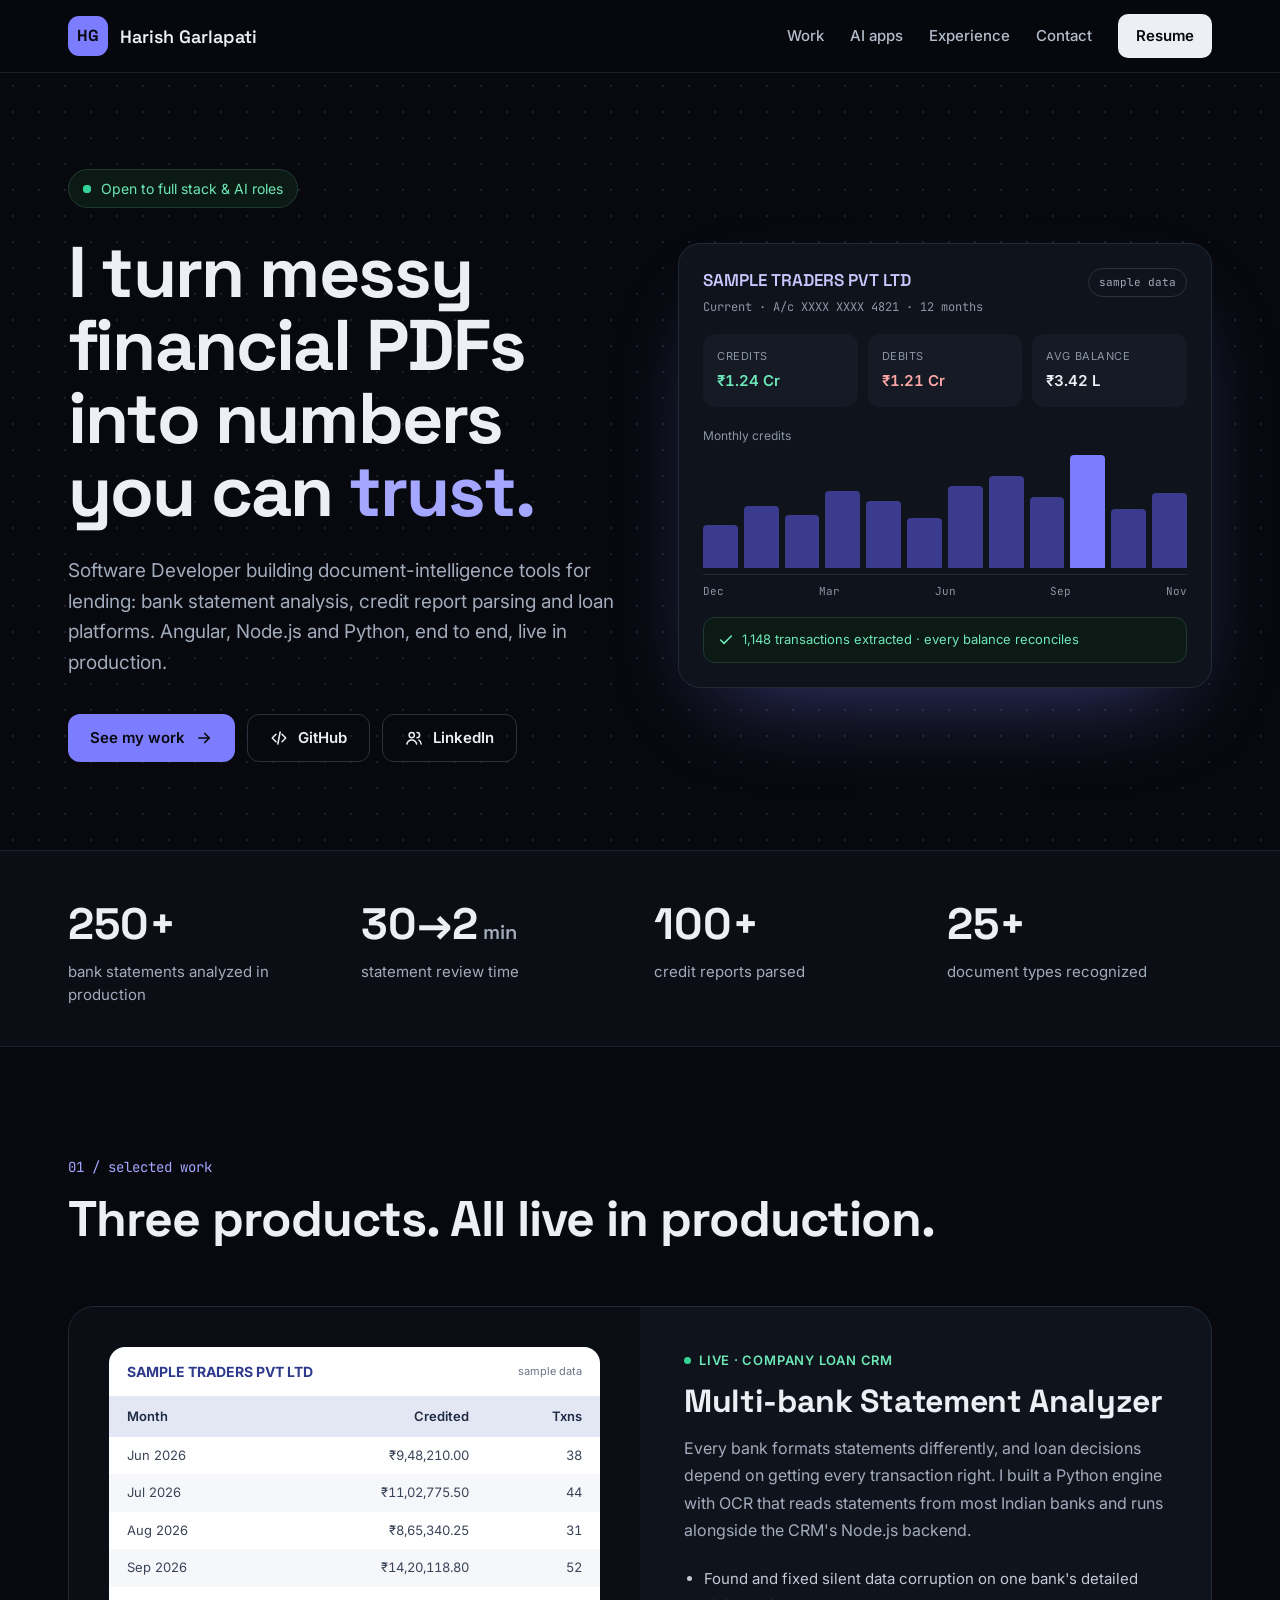
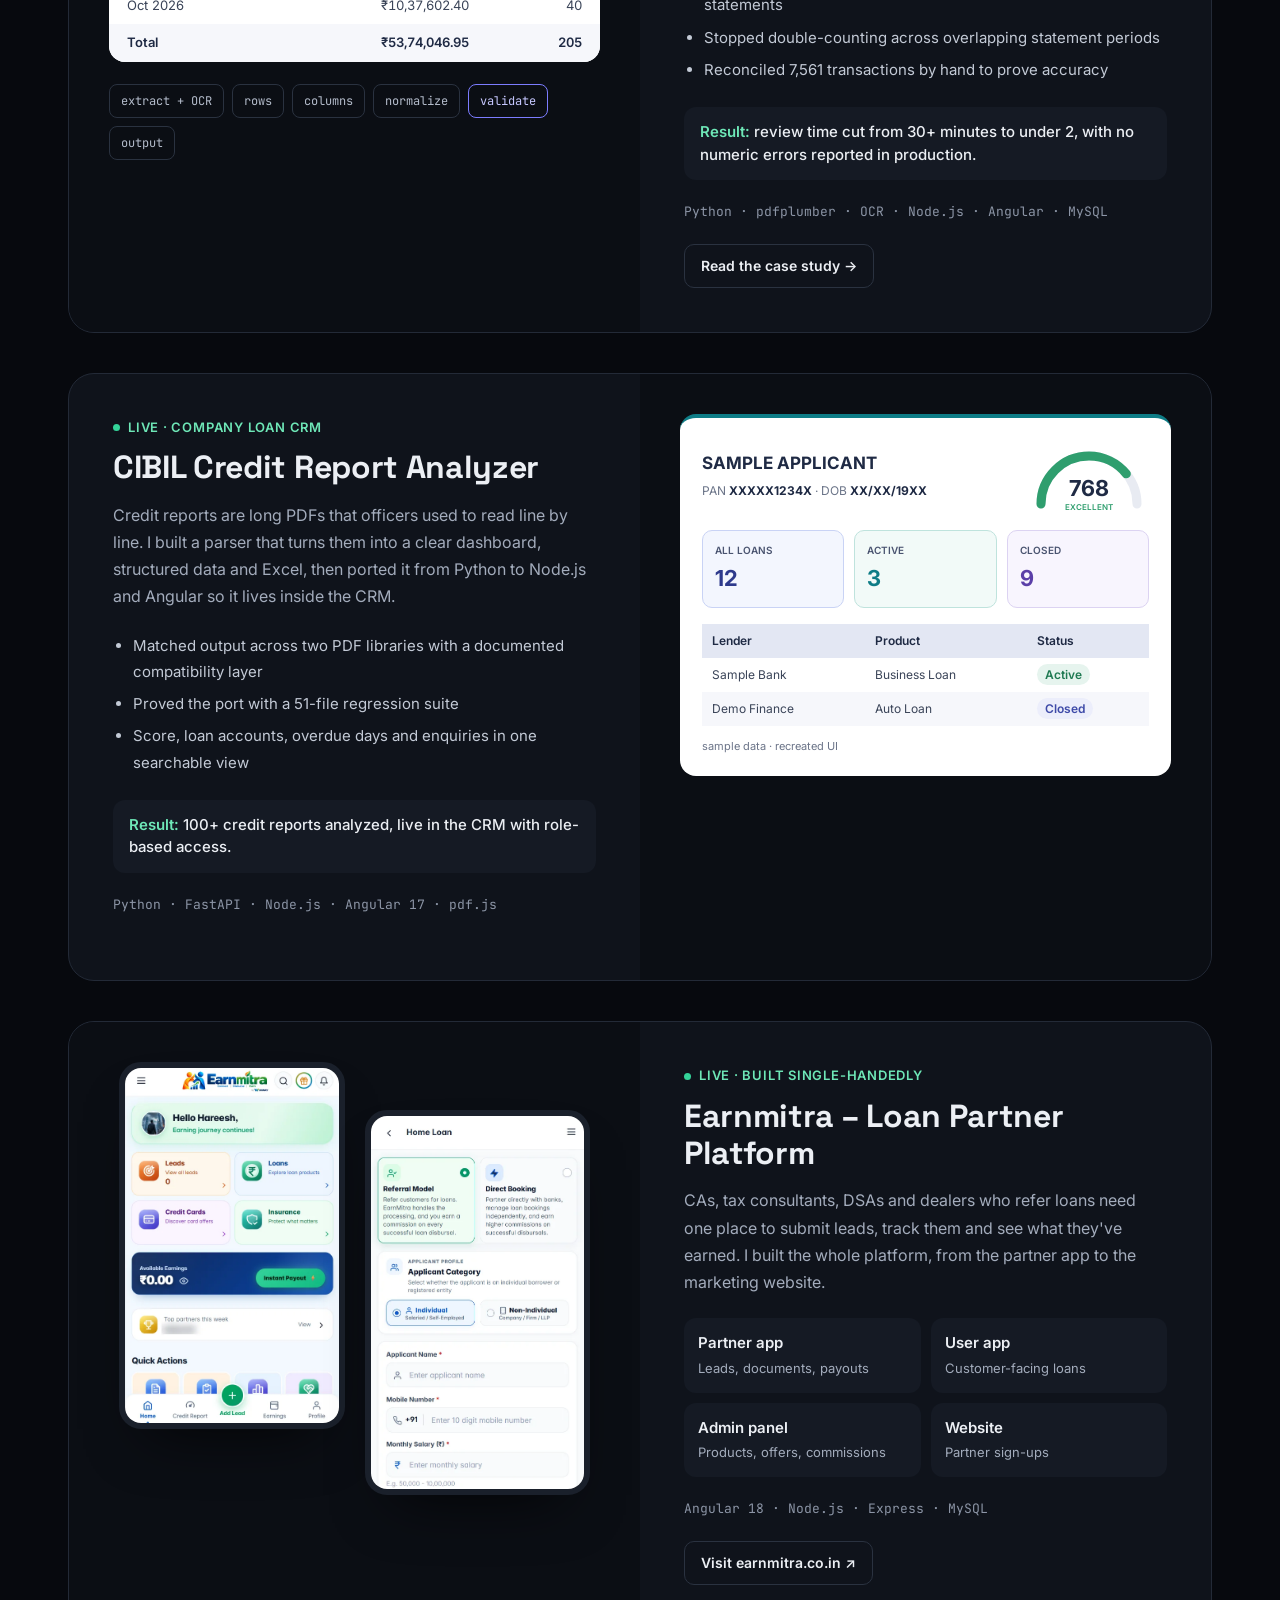
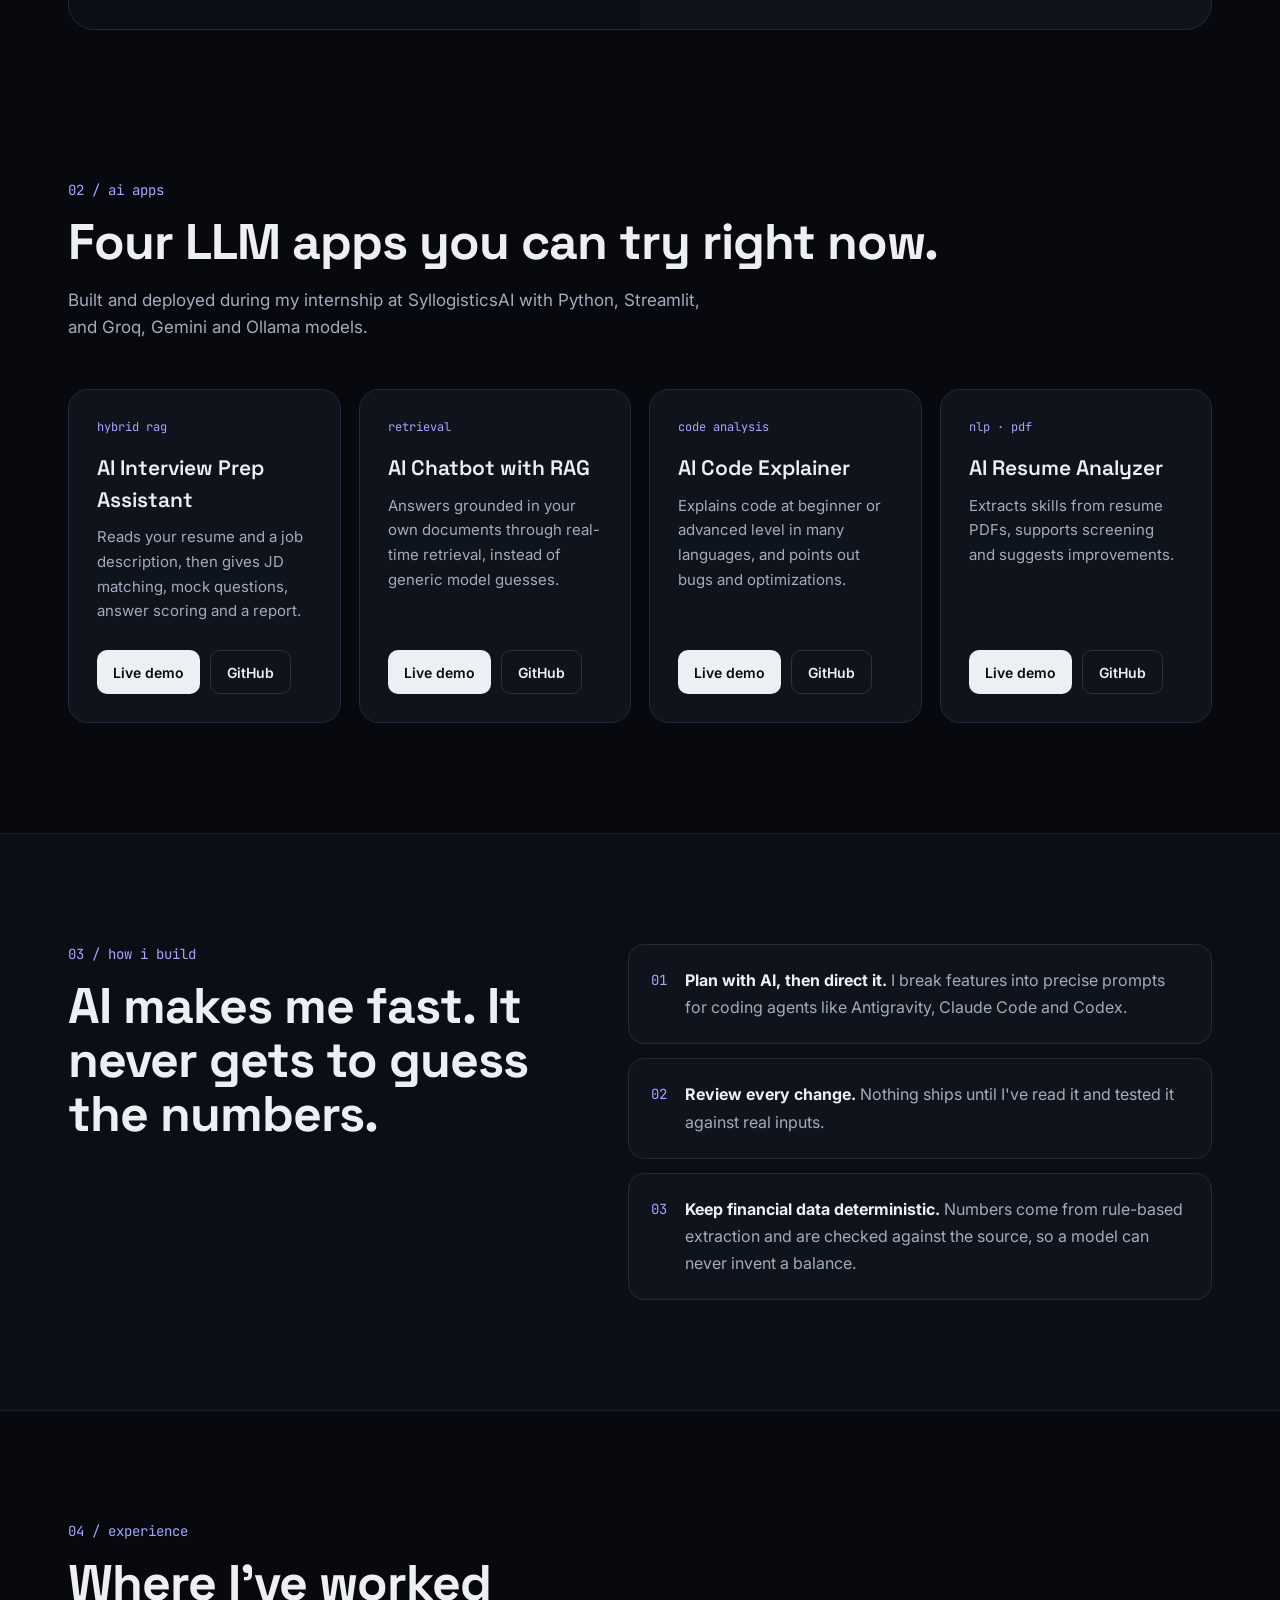
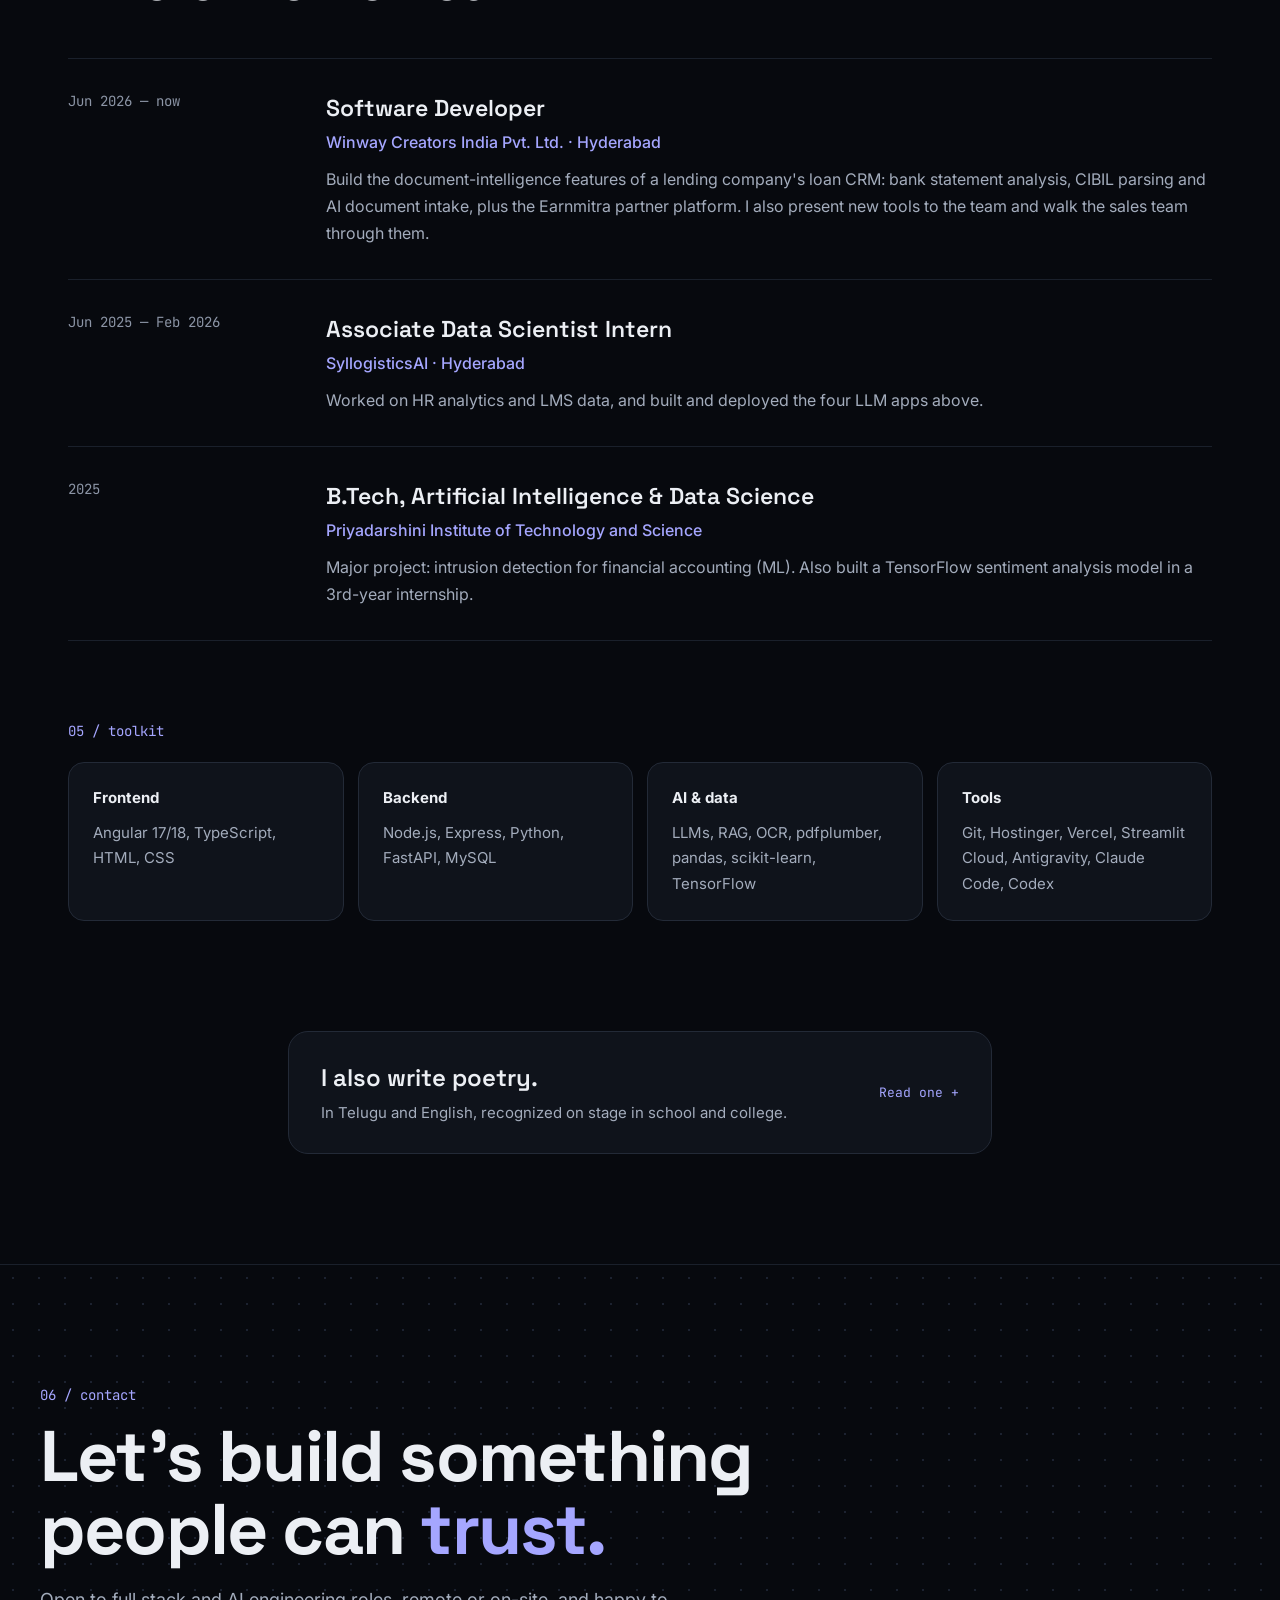
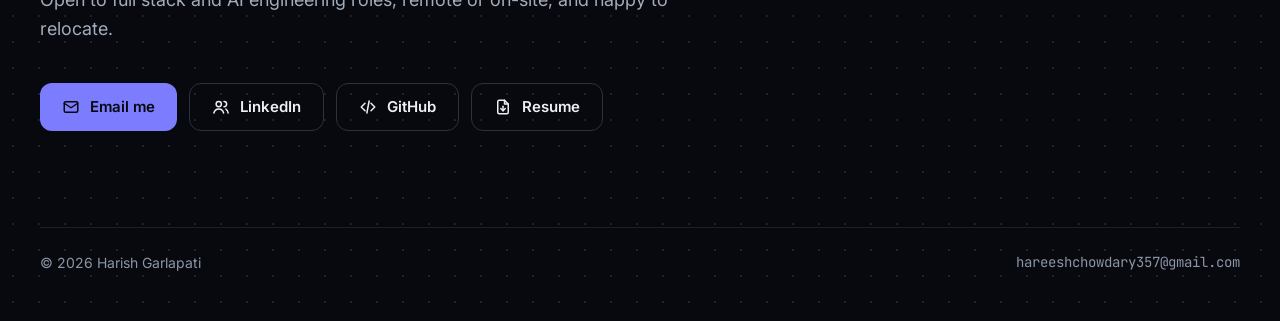
<file: index.html>
<!doctype html>
<html lang="en" class="no-js">
<head>
<meta charset="utf-8">
<meta name="viewport" content="width=device-width, initial-scale=1">
<title>Harish Garlapati – Software Developer, AI &amp; FinTech</title>
<meta name="description" content="Software Developer building document-intelligence tools for lending: bank statement analysis, CIBIL report parsing and loan platforms with Angular, Node.js and Python.">
<meta property="og:title" content="Harish Garlapati – Software Developer, AI &amp; FinTech">
<meta property="og:description" content="I turn messy financial PDFs into numbers you can trust.">
<meta property="og:type" content="website">
<meta name="theme-color" content="#07090E">
<link rel="icon" href="favicon.svg" type="image/svg+xml">
<link rel="preconnect" href="https://fonts.googleapis.com">
<link rel="preconnect" href="https://fonts.gstatic.com" crossorigin>
<link href="https://fonts.googleapis.com/css2?family=Inter:wght@400;500;600&amp;family=Space+Grotesk:wght@500;600;700&amp;family=JetBrains+Mono:wght@400;500&amp;display=swap" rel="stylesheet">
<link rel="stylesheet" href="styles.css">
<script>document.documentElement.className = 'js';</script>
</head>
<body>

<header class="nav">
<div class="wrap nav-inner">
<a class="brand" href="#top" aria-label="Harish Garlapati, home">
<span class="mark" aria-hidden="true">HG</span>
<span class="brand-name">Harish Garlapati</span>
</a>
<nav class="nav-links" aria-label="Main">
<a href="#work">Work</a>
<a class="hide-sm" href="#apps">AI apps</a>
<a class="hide-sm" href="#experience">Experience</a>
<a href="#contact">Contact</a>
<a class="btn btn-light" href="resume.pdf">Resume</a>
</nav>
</div>
</header>

<main id="top">

<section class="dots">
<div class="wrap hero">
<div class="hero-copy reveal">
<div class="badge"><span class="pulse" aria-hidden="true"></span>Open to full stack &amp; AI roles</div>
<h1>I turn messy financial PDFs into numbers you can <span class="hl">trust.</span></h1>
<p class="sub">Software Developer building document-intelligence tools for lending: bank statement analysis, credit report parsing and loan platforms. Angular, Node.js and Python, end to end, live in production.</p>
<div class="cta-row">
<a class="btn btn-primary" href="#work">See my work
<svg width="18" height="18" viewBox="0 0 24 24" fill="none" stroke="currentColor" stroke-width="2.2" stroke-linecap="round" stroke-linejoin="round" aria-hidden="true"><path d="M5 12h14"/><path d="M13 6l6 6-6 6"/></svg>
</a>
<a class="btn btn-ghost" href="https://github.com/Harish-Garlapati" target="_blank" rel="noopener"><svg width="18" height="18" viewBox="0 0 24 24" fill="none" stroke="currentColor" stroke-width="2" stroke-linecap="round" stroke-linejoin="round" aria-hidden="true"><path d="M8 7l-5 5 5 5"/><path d="M16 7l5 5-5 5"/><path d="M13.5 4l-3 16"/></svg>GitHub</a>
<a class="btn btn-ghost" href="https://linkedin.com/in/hareesh-chowdary" target="_blank" rel="noopener"><svg width="18" height="18" viewBox="0 0 24 24" fill="none" stroke="currentColor" stroke-width="2" stroke-linecap="round" stroke-linejoin="round" aria-hidden="true"><circle cx="9" cy="8" r="3.5"/><path d="M2.5 20c.8-3.6 3.4-5.5 6.5-5.5s5.7 1.9 6.5 5.5"/><path d="M16 4.5a3.5 3.5 0 0 1 0 7"/><path d="M18.5 14.8c1.6.8 2.6 2.5 3 5.2"/></svg>LinkedIn</a>
</div>
</div>

<div class="dash reveal" aria-label="Sample bank statement analysis dashboard">
<div class="dash-head">
<div>
<p class="dash-co">SAMPLE TRADERS PVT LTD</p>
<p class="dash-acct">Current · A/c XXXX XXXX 4821 · 12 months</p>
</div>
<span class="chip-sample">sample data</span>
</div>
<div class="kpis">
<div class="kpi"><p class="kpi-l">Credits</p><p class="kpi-v" style="color:var(--green-text)">₹1.24 Cr</p></div>
<div class="kpi"><p class="kpi-l">Debits</p><p class="kpi-v" style="color:var(--red-text)">₹1.21 Cr</p></div>
<div class="kpi"><p class="kpi-l">Avg balance</p><p class="kpi-v">₹3.42 L</p></div>
</div>
<p class="chart-label">Monthly credits</p>
<div class="bars" aria-hidden="true">
<div class="bar" style="--h:38%;transition-delay:0ms"></div>
<div class="bar" style="--h:55%;transition-delay:40ms"></div>
<div class="bar" style="--h:47%;transition-delay:80ms"></div>
<div class="bar" style="--h:68%;transition-delay:120ms"></div>
<div class="bar" style="--h:59%;transition-delay:160ms"></div>
<div class="bar" style="--h:44%;transition-delay:200ms"></div>
<div class="bar" style="--h:72%;transition-delay:240ms"></div>
<div class="bar" style="--h:81%;transition-delay:280ms"></div>
<div class="bar" style="--h:63%;transition-delay:320ms"></div>
<div class="bar peak" style="--h:100%;transition-delay:360ms"></div>
<div class="bar" style="--h:52%;transition-delay:400ms"></div>
<div class="bar" style="--h:66%;transition-delay:440ms"></div>
</div>
<div class="months" aria-hidden="true"><span>Dec</span><span>Mar</span><span>Jun</span><span>Sep</span><span>Nov</span></div>
<div class="ok">
<svg width="16" height="16" viewBox="0 0 24 24" fill="none" stroke="currentColor" stroke-width="2.4" stroke-linecap="round" stroke-linejoin="round" aria-hidden="true"><path d="M20 6L9 17l-5-5"/></svg>
1,148 transactions extracted · every balance reconciles
</div>
</div>
</div>
</section>

<section class="band" aria-label="Highlights">
<div class="wrap stats reveal">
<div><p class="stat-v" data-count="250" data-suffix="+">250+</p><p class="stat-l">bank statements analyzed in production</p></div>
<div><p class="stat-v">30→2<small> min</small></p><p class="stat-l">statement review time</p></div>
<div><p class="stat-v" data-count="100" data-suffix="+">100+</p><p class="stat-l">credit reports parsed</p></div>
<div><p class="stat-v" data-count="25" data-suffix="+">25+</p><p class="stat-l">document types recognized</p></div>
</div>
</section>

<section id="work" class="section">
<div class="wrap">
<div class="reveal">
<p class="eyebrow">01 / selected work</p>
<h2 class="h2">Three products. All live in production.</h2>
</div>

<div class="projects">

<article class="project reveal">
<div class="p-visual">
<div class="ui">
<div class="ui-head"><span class="ui-co">SAMPLE TRADERS PVT LTD</span><span class="ui-note">sample data</span></div>
<div class="ui-scroll">
<table>
<thead><tr><th>Month</th><th class="num">Credited</th><th class="num">Txns</th></tr></thead>
<tbody>
<tr><td>Jun 2026</td><td class="num">₹9,48,210.00</td><td class="num">38</td></tr>
<tr><td>Jul 2026</td><td class="num">₹11,02,775.50</td><td class="num">44</td></tr>
<tr><td>Aug 2026</td><td class="num">₹8,65,340.25</td><td class="num">31</td></tr>
<tr><td>Sep 2026</td><td class="num">₹14,20,118.80</td><td class="num">52</td></tr>
<tr><td>Oct 2026</td><td class="num">₹10,37,602.40</td><td class="num">40</td></tr>
<tr class="total"><td>Total</td><td class="num">₹53,74,046.95</td><td class="num">205</td></tr>
</tbody>
</table>
</div>
</div>
<div class="pipe" aria-label="Parsing pipeline stages">
<span>extract + OCR</span><span>rows</span><span>columns</span><span>normalize</span><span class="on">validate</span><span>output</span>
</div>
</div>
<div class="p-body">
<p class="live"><span class="live-dot" aria-hidden="true"></span>Live · company loan CRM</p>
<h3 class="p-title">Multi-bank Statement Analyzer</h3>
<p class="p-text">Every bank formats statements differently, and loan decisions depend on getting every transaction right. I built a Python engine with OCR that reads statements from most Indian banks and runs alongside the CRM's Node.js backend.</p>
<ul class="p-list">
<li>Found and fixed silent data corruption on one bank's detailed statements</li>
<li>Stopped double-counting across overlapping statement periods</li>
<li>Reconciled 7,561 transactions by hand to prove accuracy</li>
</ul>
<p class="result"><b>Result:</b> review time cut from 30+ minutes to under 2, with no numeric errors reported in production.</p>
<p class="stack">Python · pdfplumber · OCR · Node.js · Angular · MySQL</p>
<div class="p-actions">
<a class="btn btn-ghost btn-sm" href="statement-analyzer.html">Read the case study →</a>
</div>
</div>
</article>

<article class="project rev reveal">
<div class="p-body">
<p class="live"><span class="live-dot" aria-hidden="true"></span>Live · company loan CRM</p>
<h3 class="p-title">CIBIL Credit Report Analyzer</h3>
<p class="p-text">Credit reports are long PDFs that officers used to read line by line. I built a parser that turns them into a clear dashboard, structured data and Excel, then ported it from Python to Node.js and Angular so it lives inside the CRM.</p>
<ul class="p-list">
<li>Matched output across two PDF libraries with a documented compatibility layer</li>
<li>Proved the port with a 51-file regression suite</li>
<li>Score, loan accounts, overdue days and enquiries in one searchable view</li>
</ul>
<p class="result"><b>Result:</b> 100+ credit reports analyzed, live in the CRM with role-based access.</p>
<p class="stack">Python · FastAPI · Node.js · Angular 17 · pdf.js</p>
</div>
<div class="p-visual">
<div class="ui cibil">
<div class="cibil-top">
<div>
<p class="cibil-name">SAMPLE APPLICANT</p>
<p class="cibil-meta">PAN <strong>XXXXX1234X</strong> · DOB <strong>XX/XX/19XX</strong></p>
</div>
<svg width="120" height="72" viewBox="0 0 120 72" role="img" aria-label="Sample CIBIL score 768, excellent">
<path d="M12 64 A48 48 0 0 1 108 64" fill="none" stroke="#E8EBF2" stroke-width="9" stroke-linecap="round"/>
<path class="gauge-arc" d="M12 64 A48 48 0 0 1 108 64" fill="none" stroke="#2F9E6E" stroke-width="9" stroke-linecap="round"/>
<text x="60" y="56" text-anchor="middle" font-family="Inter, sans-serif" font-size="22" font-weight="700" fill="#1F2A44">768</text>
<text x="60" y="70" text-anchor="middle" font-family="Inter, sans-serif" font-size="8" font-weight="600" fill="#2F9E6E">EXCELLENT</text>
</svg>
</div>
<div class="tiles">
<div class="tile t1"><p>ALL LOANS</p><b>12</b></div>
<div class="tile t2"><p>ACTIVE</p><b>3</b></div>
<div class="tile t3"><p>CLOSED</p><b>9</b></div>
</div>
<div class="ui-scroll">
<table>
<thead><tr><th>Lender</th><th>Product</th><th>Status</th></tr></thead>
<tbody>
<tr><td>Sample Bank</td><td>Business Loan</td><td><span class="pill active">Active</span></td></tr>
<tr><td>Demo Finance</td><td>Auto Loan</td><td><span class="pill closed">Closed</span></td></tr>
</tbody>
</table>
</div>
<p class="ui-note" style="margin:12px 0 0">sample data · recreated UI</p>
</div>
</div>
</article>

<article class="project reveal">
<div class="p-visual phones">
<img src="assets/earnmitra-home.webp" width="540" height="896" loading="lazy" alt="Earnmitra partner app home screen with leads, loans, credit cards, insurance and earnings">
<img src="assets/earnmitra-form.webp" width="517" height="902" loading="lazy" alt="Earnmitra home loan lead form with referral and direct booking options">
</div>
<div class="p-body">
<p class="live"><span class="live-dot" aria-hidden="true"></span>Live · built single-handedly</p>
<h3 class="p-title">Earnmitra – Loan Partner Platform</h3>
<p class="p-text">CAs, tax consultants, DSAs and dealers who refer loans need one place to submit leads, track them and see what they've earned. I built the whole platform, from the partner app to the marketing website.</p>
<div class="parts">
<div class="part"><b>Partner app</b><span>Leads, documents, payouts</span></div>
<div class="part"><b>User app</b><span>Customer-facing loans</span></div>
<div class="part"><b>Admin panel</b><span>Products, offers, commissions</span></div>
<div class="part"><b>Website</b><span>Partner sign-ups</span></div>
</div>
<p class="stack">Angular 18 · Node.js · Express · MySQL</p>
<div class="p-actions">
<a class="btn btn-ghost btn-sm" href="https://www.earnmitra.co.in/home" target="_blank" rel="noopener">Visit earnmitra.co.in ↗</a>
</div>
</div>
</article>

</div>
</div>
</section>

<section id="apps" class="section" style="padding-top:40px">
<div class="wrap">
<div class="reveal">
<p class="eyebrow">02 / ai apps</p>
<h2 class="h2">Four LLM apps you can try right now.</h2>
<p class="lead">Built and deployed during my internship at SyllogisticsAI with Python, Streamlit, and Groq, Gemini and Ollama models.</p>
</div>
<div class="apps">
<div class="app reveal">
<p class="app-tag">hybrid rag</p>
<h3>AI Interview Prep Assistant</h3>
<p class="d">Reads your resume and a job description, then gives JD matching, mock questions, answer scoring and a report.</p>
<div class="app-actions">
<a class="btn btn-light btn-sm" href="https://aiinterviewprep-harish.streamlit.app/" target="_blank" rel="noopener">Live demo</a>
<a class="btn btn-ghost btn-sm" href="https://github.com/Harish-Garlapati/AI_Interview_Prep" target="_blank" rel="noopener">GitHub</a>
</div>
</div>
<div class="app reveal">
<p class="app-tag">retrieval</p>
<h3>AI Chatbot with RAG</h3>
<p class="d">Answers grounded in your own documents through real-time retrieval, instead of generic model guesses.</p>
<div class="app-actions">
<a class="btn btn-light btn-sm" href="https://ai-chatbot-harish.streamlit.app/" target="_blank" rel="noopener">Live demo</a>
<a class="btn btn-ghost btn-sm" href="https://github.com/Harish-Garlapati/AI_Chatbot" target="_blank" rel="noopener">GitHub</a>
</div>
</div>
<div class="app reveal">
<p class="app-tag">code analysis</p>
<h3>AI Code Explainer</h3>
<p class="d">Explains code at beginner or advanced level in many languages, and points out bugs and optimizations.</p>
<div class="app-actions">
<a class="btn btn-light btn-sm" href="https://aicode-explainer-harish.streamlit.app/" target="_blank" rel="noopener">Live demo</a>
<a class="btn btn-ghost btn-sm" href="https://github.com/Harish-Garlapati/AI_Code_Explainer" target="_blank" rel="noopener">GitHub</a>
</div>
</div>
<div class="app reveal">
<p class="app-tag">nlp · pdf</p>
<h3>AI Resume Analyzer</h3>
<p class="d">Extracts skills from resume PDFs, supports screening and suggests improvements.</p>
<div class="app-actions">
<a class="btn btn-light btn-sm" href="https://resume-analyzer-harish.streamlit.app/" target="_blank" rel="noopener">Live demo</a>
<a class="btn btn-ghost btn-sm" href="https://github.com/Harish-Garlapati/Resume_Analyzer" target="_blank" rel="noopener">GitHub</a>
</div>
</div>
</div>
</div>
</section>

<section class="band section">
<div class="wrap how">
<div class="reveal">
<p class="eyebrow">03 / how i build</p>
<h2 class="h2">AI makes me fast. It never gets to guess the numbers.</h2>
</div>
<div class="how-list">
<div class="how-item reveal"><span>01</span><p><strong>Plan with AI, then direct it.</strong> I break features into precise prompts for coding agents like Antigravity, Claude Code and Codex.</p></div>
<div class="how-item reveal"><span>02</span><p><strong>Review every change.</strong> Nothing ships until I've read it and tested it against real inputs.</p></div>
<div class="how-item reveal"><span>03</span><p><strong>Keep financial data deterministic.</strong> Numbers come from rule-based extraction and are checked against the source, so a model can never invent a balance.</p></div>
</div>
</div>
</section>

<section id="experience" class="section">
<div class="wrap">
<div class="reveal">
<p class="eyebrow">04 / experience</p>
<h2 class="h2">Where I've worked</h2>
</div>
<div class="jobs">
<div class="job reveal">
<p class="job-when">Jun 2026 — now</p>
<div class="job-body">
<h3>Software Developer</h3>
<p class="job-org">Winway Creators India Pvt. Ltd. · Hyderabad</p>
<p class="job-text">Build the document-intelligence features of a lending company's loan CRM: bank statement analysis, CIBIL parsing and AI document intake, plus the Earnmitra partner platform. I also present new tools to the team and walk the sales team through them.</p>
</div>
</div>
<div class="job reveal">
<p class="job-when">Jun 2025 — Feb 2026</p>
<div class="job-body">
<h3>Associate Data Scientist Intern</h3>
<p class="job-org">SyllogisticsAI · Hyderabad</p>
<p class="job-text">Worked on HR analytics and LMS data, and built and deployed the four LLM apps above.</p>
</div>
</div>
<div class="job reveal">
<p class="job-when">2025</p>
<div class="job-body">
<h3>B.Tech, Artificial Intelligence &amp; Data Science</h3>
<p class="job-org">Priyadarshini Institute of Technology and Science</p>
<p class="job-text">Major project: intrusion detection for financial accounting (ML). Also built a TensorFlow sentiment analysis model in a 3rd-year internship.</p>
</div>
</div>
</div>

<p class="eyebrow reveal" style="margin-top:80px">05 / toolkit</p>
<div class="kit reveal">
<div><b>Frontend</b><p>Angular 17/18, TypeScript, HTML, CSS</p></div>
<div><b>Backend</b><p>Node.js, Express, Python, FastAPI, MySQL</p></div>
<div><b>AI &amp; data</b><p>LLMs, RAG, OCR, pdfplumber, pandas, scikit-learn, TensorFlow</p></div>
<div><b>Tools</b><p>Git, Hostinger, Vercel, Streamlit Cloud, Antigravity, Claude Code, Codex</p></div>
</div>
</div>
</section>

<section class="section" style="padding-top:0" aria-label="Poetry">
<div class="wrap poem reveal">
<details>
<summary>
<div>
<h2>I also write poetry.</h2>
<p>In Telugu and English, recognized on stage in school and college.</p>
</div>
<span class="toggle"><span class="o">Read one +</span><span class="c">Close −</span></span>
</summary>
<p class="poem-text">My mind is a warehouse of letters and conversations.
Conversations where I spoke and you listen me in silence,
to the letters I have never sent to you;
the emotions that were crafted into thoughts,
the words that were born in my mind
but my mouth forgot the language to deliver the letters,
that will be treasured in a chest inside the dungeons of my mind.

To the unsent letter you never received,
To the feelings left unspoken in silence,
The words that lingered on the tip of my tongue but remained unsaid,
To the sentiments buried deep within my heart,
locked away, hidden from sight but never forgotten.</p>
<p class="poem-by">— Harish Garlapati</p>
</details>
</div>
</section>

</main>

<footer id="contact" class="dots" style="border-top:1px solid var(--line)">
<div class="wrap contact">
<div class="reveal">
<p class="eyebrow">06 / contact</p>
<h2>Let's build something people can <span class="hl">trust.</span></h2>
<p class="lead">Open to full stack and AI engineering roles, remote or on-site, and happy to relocate.</p>
<div class="cta-row">
<a class="btn btn-primary" href="mailto:hareeshchowdary357@gmail.com"><svg width="18" height="18" viewBox="0 0 24 24" fill="none" stroke="currentColor" stroke-width="2" stroke-linecap="round" stroke-linejoin="round" aria-hidden="true"><rect x="3" y="5" width="18" height="14" rx="2"/><path d="M3 7l9 6 9-6"/></svg>Email me</a>
<a class="btn btn-ghost" href="https://linkedin.com/in/hareesh-chowdary" target="_blank" rel="noopener"><svg width="18" height="18" viewBox="0 0 24 24" fill="none" stroke="currentColor" stroke-width="2" stroke-linecap="round" stroke-linejoin="round" aria-hidden="true"><circle cx="9" cy="8" r="3.5"/><path d="M2.5 20c.8-3.6 3.4-5.5 6.5-5.5s5.7 1.9 6.5 5.5"/><path d="M16 4.5a3.5 3.5 0 0 1 0 7"/><path d="M18.5 14.8c1.6.8 2.6 2.5 3 5.2"/></svg>LinkedIn</a>
<a class="btn btn-ghost" href="https://github.com/Harish-Garlapati" target="_blank" rel="noopener"><svg width="18" height="18" viewBox="0 0 24 24" fill="none" stroke="currentColor" stroke-width="2" stroke-linecap="round" stroke-linejoin="round" aria-hidden="true"><path d="M8 7l-5 5 5 5"/><path d="M16 7l5 5-5 5"/><path d="M13.5 4l-3 16"/></svg>GitHub</a>
<a class="btn btn-ghost" href="resume.pdf"><svg width="18" height="18" viewBox="0 0 24 24" fill="none" stroke="currentColor" stroke-width="2" stroke-linecap="round" stroke-linejoin="round" aria-hidden="true"><path d="M14 3H7a2 2 0 0 0-2 2v14a2 2 0 0 0 2 2h10a2 2 0 0 0 2-2V8z"/><path d="M14 3v5h5"/><path d="M12 11v6"/><path d="M9 14l3 3 3-3"/></svg>Resume</a>
</div>
</div>
<div class="foot">
<span>© 2026 Harish Garlapati</span>
<span class="m">hareeshchowdary357@gmail.com</span>
</div>
</div>
</footer>

<script src="script.js"></script>
</body>
</html>
</file>
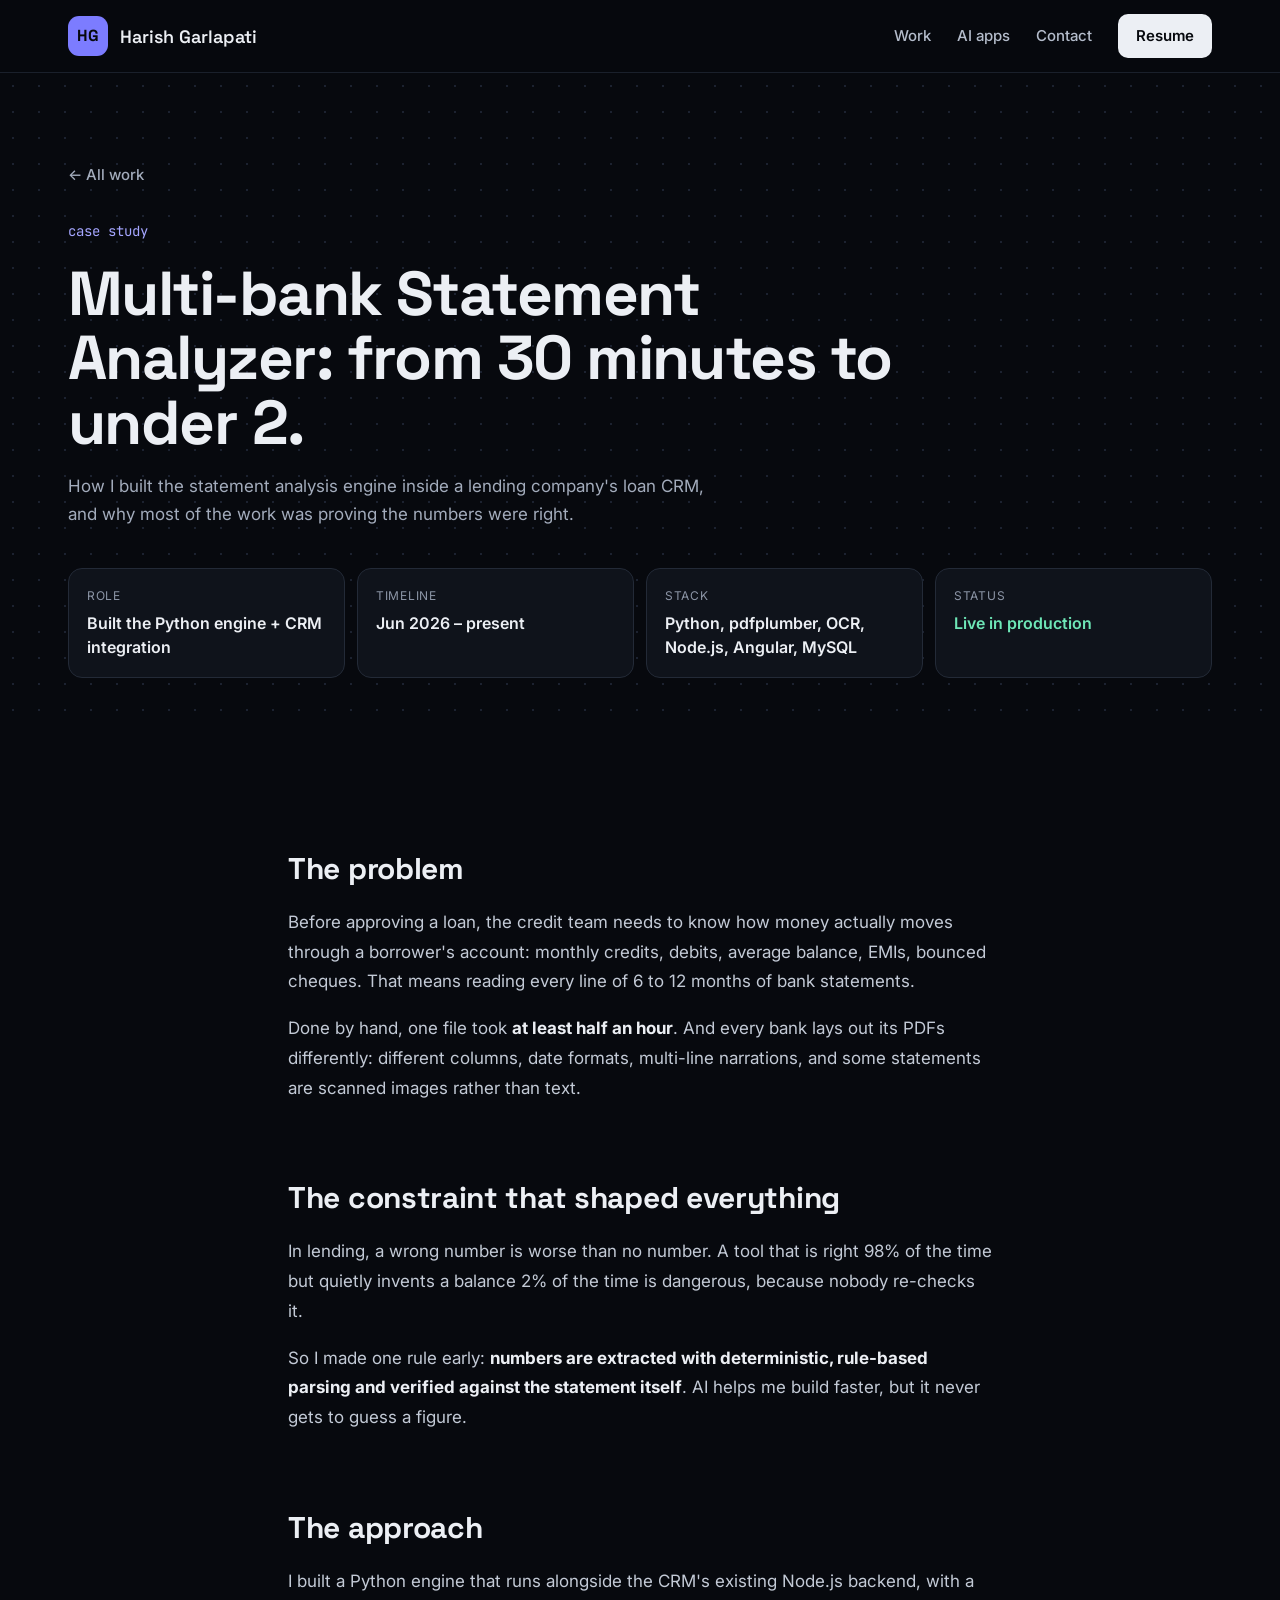
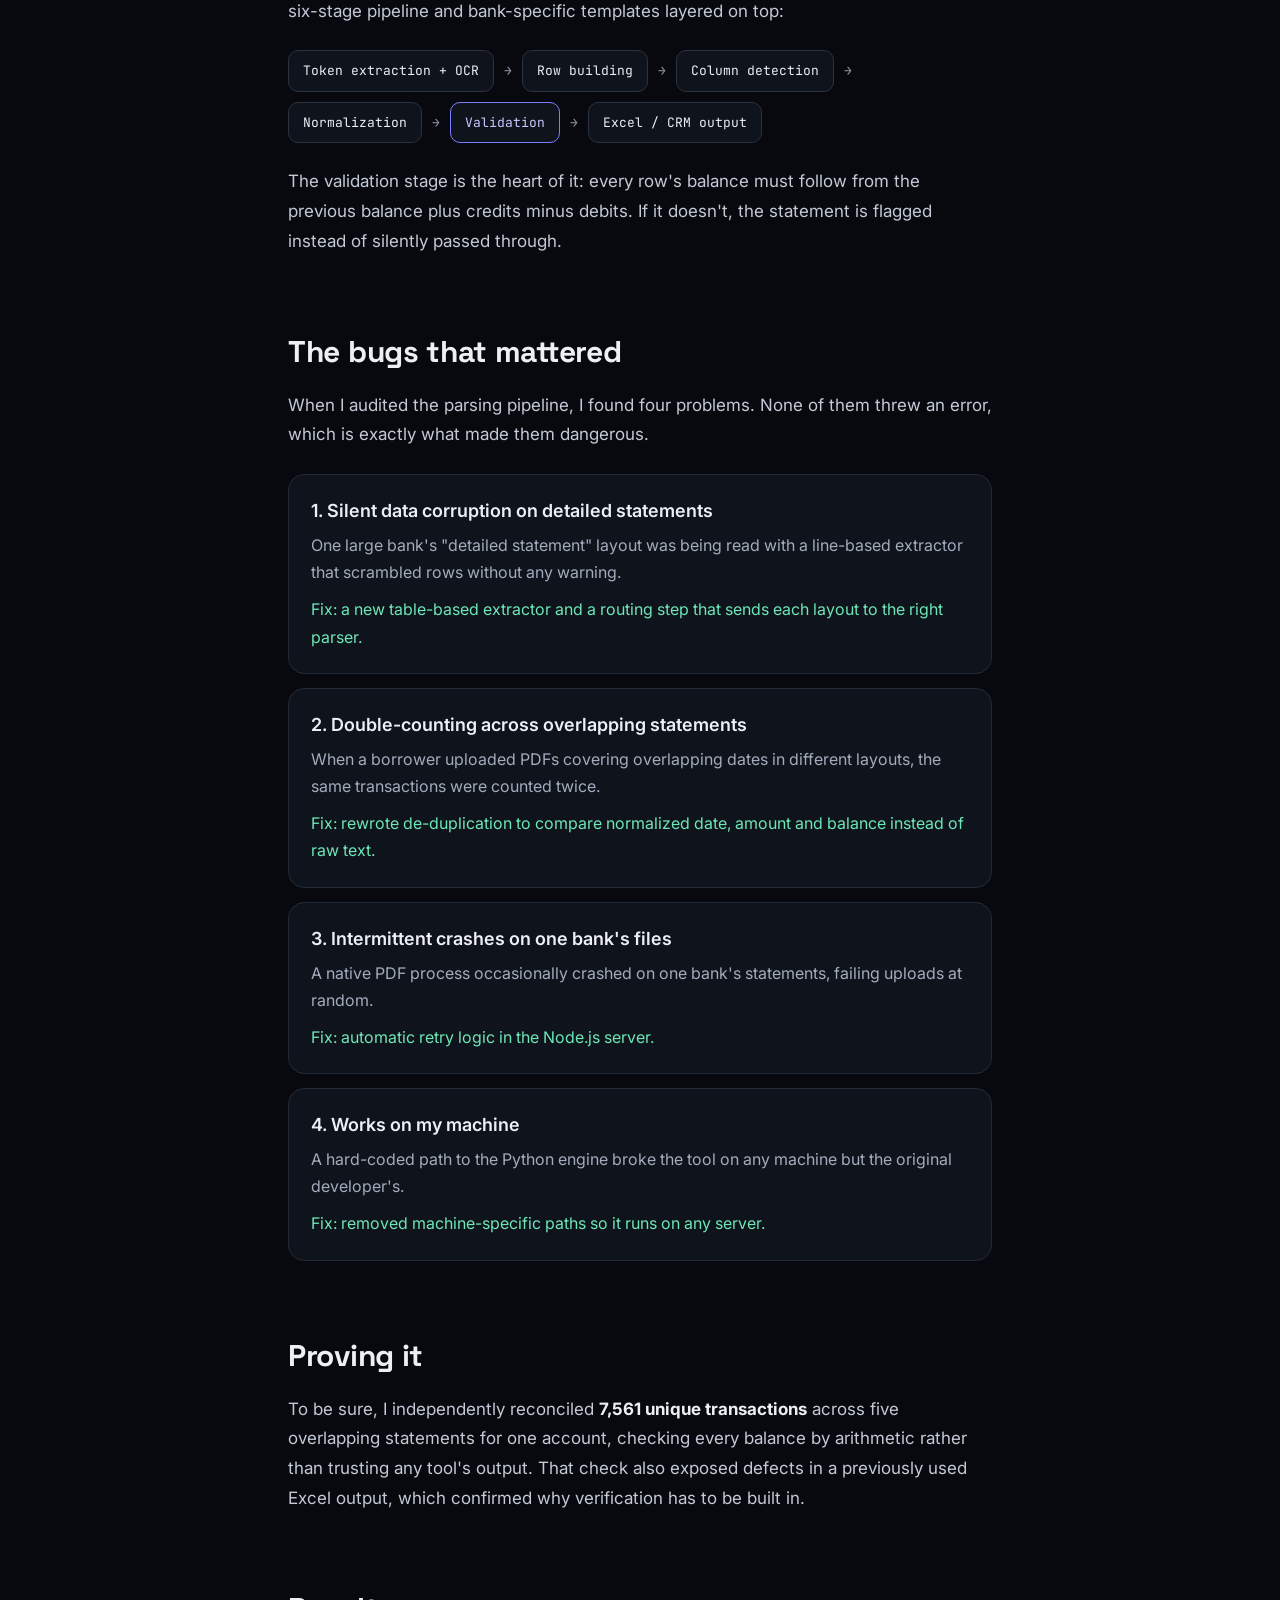
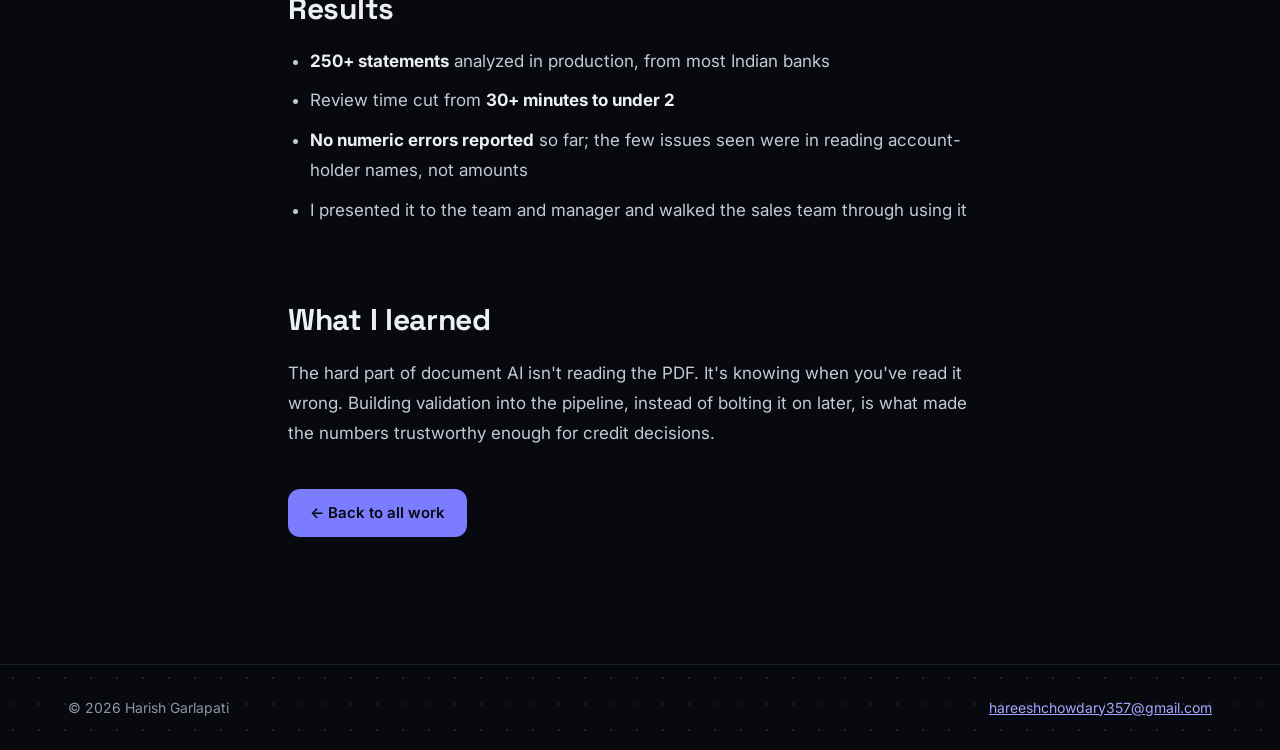
<file: statement-analyzer.html>
<!doctype html>
<html lang="en" class="no-js">
<head>
<meta charset="utf-8">
<meta name="viewport" content="width=device-width, initial-scale=1">
<title>Case study: Multi-bank Statement Analyzer – Harish Garlapati</title>
<meta name="description" content="How I built a bank statement analyzer for a lending CRM that cut review time from 30+ minutes to under 2, and the silent bugs I found along the way.">
<meta name="theme-color" content="#07090E">
<link rel="icon" href="favicon.svg" type="image/svg+xml">
<link rel="preconnect" href="https://fonts.googleapis.com">
<link rel="preconnect" href="https://fonts.gstatic.com" crossorigin>
<link href="https://fonts.googleapis.com/css2?family=Inter:wght@400;500;600&amp;family=Space+Grotesk:wght@500;600;700&amp;family=JetBrains+Mono:wght@400;500&amp;display=swap" rel="stylesheet">
<link rel="stylesheet" href="styles.css">
<script>document.documentElement.className = 'js';</script>
</head>
<body>

<header class="nav">
<div class="wrap nav-inner">
<a class="brand" href="index.html" aria-label="Harish Garlapati, home">
<span class="mark" aria-hidden="true">HG</span>
<span class="brand-name">Harish Garlapati</span>
</a>
<nav class="nav-links" aria-label="Main">
<a href="index.html#work">Work</a>
<a class="hide-sm" href="index.html#apps">AI apps</a>
<a href="index.html#contact">Contact</a>
<a class="btn btn-light" href="resume.pdf">Resume</a>
</nav>
</div>
</header>

<main>
<section class="dots">
<div class="wrap cs-hero reveal">
<a class="back" href="index.html#work">← All work</a>
<p class="eyebrow" style="margin-top:24px">case study</p>
<h1>Multi-bank Statement Analyzer: from 30 minutes to under 2.</h1>
<p class="lead">How I built the statement analysis engine inside a lending company's loan CRM, and why most of the work was proving the numbers were right.</p>
<div class="facts">
<div class="fact"><p>Role</p><b>Built the Python engine + CRM integration</b></div>
<div class="fact"><p>Timeline</p><b>Jun 2026 – present</b></div>
<div class="fact"><p>Stack</p><b>Python, pdfplumber, OCR, Node.js, Angular, MySQL</b></div>
<div class="fact"><p>Status</p><b style="color:var(--green-text)">Live in production</b></div>
</div>
</div>
</section>

<section class="section" style="padding-top:40px">
<div class="wrap prose">

<div class="reveal">
<h2>The problem</h2>
<p>Before approving a loan, the credit team needs to know how money actually moves through a borrower's account: monthly credits, debits, average balance, EMIs, bounced cheques. That means reading every line of 6 to 12 months of bank statements.</p>
<p>Done by hand, one file took <strong>at least half an hour</strong>. And every bank lays out its PDFs differently: different columns, date formats, multi-line narrations, and some statements are scanned images rather than text.</p>
</div>

<div class="reveal">
<h2>The constraint that shaped everything</h2>
<p>In lending, a wrong number is worse than no number. A tool that is right 98% of the time but quietly invents a balance 2% of the time is dangerous, because nobody re-checks it.</p>
<p>So I made one rule early: <strong>numbers are extracted with deterministic, rule-based parsing and verified against the statement itself</strong>. AI helps me build faster, but it never gets to guess a figure.</p>
</div>

<div class="reveal">
<h2>The approach</h2>
<p>I built a Python engine that runs alongside the CRM's existing Node.js backend, with a six-stage pipeline and bank-specific templates layered on top:</p>
<div class="flow" aria-label="Pipeline">
<span>Token extraction + OCR</span><i>→</i>
<span>Row building</span><i>→</i>
<span>Column detection</span><i>→</i>
<span>Normalization</span><i>→</i>
<span class="on">Validation</span><i>→</i>
<span>Excel / CRM output</span>
</div>
<p>The validation stage is the heart of it: every row's balance must follow from the previous balance plus credits minus debits. If it doesn't, the statement is flagged instead of silently passed through.</p>
</div>

<div class="reveal">
<h2>The bugs that mattered</h2>
<p>When I audited the parsing pipeline, I found four problems. None of them threw an error, which is exactly what made them dangerous.</p>
<div class="bugs">
<div class="bug">
<h3>1. Silent data corruption on detailed statements</h3>
<p>One large bank's "detailed statement" layout was being read with a line-based extractor that scrambled rows without any warning.</p>
<p class="fix">Fix: a new table-based extractor and a routing step that sends each layout to the right parser.</p>
</div>
<div class="bug">
<h3>2. Double-counting across overlapping statements</h3>
<p>When a borrower uploaded PDFs covering overlapping dates in different layouts, the same transactions were counted twice.</p>
<p class="fix">Fix: rewrote de-duplication to compare normalized date, amount and balance instead of raw text.</p>
</div>
<div class="bug">
<h3>3. Intermittent crashes on one bank's files</h3>
<p>A native PDF process occasionally crashed on one bank's statements, failing uploads at random.</p>
<p class="fix">Fix: automatic retry logic in the Node.js server.</p>
</div>
<div class="bug">
<h3>4. Works on my machine</h3>
<p>A hard-coded path to the Python engine broke the tool on any machine but the original developer's.</p>
<p class="fix">Fix: removed machine-specific paths so it runs on any server.</p>
</div>
</div>
</div>

<div class="reveal">
<h2>Proving it</h2>
<p>To be sure, I independently reconciled <strong>7,561 unique transactions</strong> across five overlapping statements for one account, checking every balance by arithmetic rather than trusting any tool's output. That check also exposed defects in a previously used Excel output, which confirmed why verification has to be built in.</p>
</div>

<div class="reveal">
<h2>Results</h2>
<ul>
<li><strong>250+ statements</strong> analyzed in production, from most Indian banks</li>
<li>Review time cut from <strong>30+ minutes to under 2</strong></li>
<li><strong>No numeric errors reported</strong> so far; the few issues seen were in reading account-holder names, not amounts</li>
<li>I presented it to the team and manager and walked the sales team through using it</li>
</ul>
</div>

<div class="reveal">
<h2>What I learned</h2>
<p>The hard part of document AI isn't reading the PDF. It's knowing when you've read it wrong. Building validation into the pipeline, instead of bolting it on later, is what made the numbers trustworthy enough for credit decisions.</p>
<p style="margin-top:40px"><a class="btn btn-primary" href="index.html#work">← Back to all work</a></p>
</div>

</div>
</section>
</main>

<footer class="dots" style="border-top:1px solid var(--line)">
<div class="wrap">
<div class="foot" style="margin-top:0;border-top:0;padding:32px 0">
<span>© 2026 Harish Garlapati</span>
<a href="mailto:hareeshchowdary357@gmail.com">hareeshchowdary357@gmail.com</a>
</div>
</div>
</footer>

<script src="script.js"></script>
</body>
</html>
</file>
<file: styles.css>
:root {
  --bg: #07090E;
  --bg-2: #0B0E14;
  --surface: #0F131B;
  --surface-2: #151A24;
  --line: #1A202B;
  --line-2: #232A37;
  --line-3: #2A3240;
  --text: #ECEFF4;
  --muted: #A3ACBC;
  --subtle: #8C95A6;
  --accent: #7C7CFF;
  --accent-soft: #A5A6FF;
  --accent-dim: #3A3B8C;
  --green: #34D399;
  --green-text: #6EE7B7;
  --red-text: #FCA5A5;
  --display: 'Space Grotesk', system-ui, sans-serif;
  --body: 'Inter', system-ui, sans-serif;
  --mono: 'JetBrains Mono', ui-monospace, monospace;
  --max: 1200px;
}

* { box-sizing: border-box; }
html { scroll-behavior: smooth; scroll-padding-top: 80px; }
body {
  margin: 0;
  background: var(--bg);
  color: var(--text);
  font-family: var(--body);
  -webkit-font-smoothing: antialiased;
  line-height: 1.5;
}
img { max-width: 100%; display: block; }
a { color: var(--accent-soft); }
a:hover { color: #C7C8FF; }
:focus-visible { outline: 2px solid var(--accent-soft); outline-offset: 3px; border-radius: 6px; }

.wrap { max-width: var(--max); margin: 0 auto; padding: 0 28px; }
.dots {
  background-color: var(--bg);
  background-image: radial-gradient(#1C2230 1px, transparent 1px);
  background-size: 26px 26px;
}
.band { background: var(--bg-2); border-top: 1px solid var(--line); border-bottom: 1px solid var(--line); }

/* Nav */
.nav {
  position: sticky; top: 0; z-index: 50;
  background: rgba(7, 9, 14, 0.82);
  backdrop-filter: blur(12px);
  -webkit-backdrop-filter: blur(12px);
  border-bottom: 1px solid var(--line);
}
.nav-inner { display: flex; flex-wrap: wrap; align-items: center; justify-content: space-between; gap: 14px; padding-top: 14px; padding-bottom: 14px; }
.brand { display: flex; align-items: center; gap: 12px; color: var(--text); text-decoration: none; }
.brand:hover { color: var(--text); }
.mark {
  display: inline-flex; align-items: center; justify-content: center;
  width: 40px; height: 40px; border-radius: 11px;
  background: var(--accent); color: var(--bg);
  font-family: var(--display); font-weight: 700; font-size: 16px;
}
.brand-name { font-family: var(--display); font-weight: 600; font-size: 18px; }
.nav-links { display: flex; flex-wrap: wrap; align-items: center; gap: 8px 26px; font-size: 15px; font-weight: 500; }
.nav-links a { color: #B4BCCB; text-decoration: none; transition: color .2s; }
.nav-links a:hover { color: var(--text); }

/* Buttons */
.btn {
  display: inline-flex; align-items: center; gap: 10px;
  min-height: 48px; padding: 0 22px; border-radius: 12px;
  font-weight: 600; font-size: 15px; text-decoration: none;
  transition: transform .2s ease, background-color .2s ease, border-color .2s ease, color .2s ease;
}
.btn:hover { transform: translateY(-2px); }
.btn-primary { background: var(--accent); color: var(--bg); }
.btn-primary:hover { background: #9495FF; color: var(--bg); }
.btn-light { background: var(--text); color: var(--bg); }
.btn-light:hover { background: #FFFFFF; color: var(--bg); }
.btn-ghost { border: 1px solid var(--line-3); color: var(--text); }
.btn-ghost:hover { border-color: var(--accent-soft); color: var(--text); }
.btn-sm { min-height: 44px; padding: 0 16px; font-size: 14px; border-radius: 10px; }
.nav-links .btn-light { color: var(--bg); min-height: 44px; padding: 0 18px; border-radius: 10px; }

/* Type */
.eyebrow { margin: 0 0 14px; font-family: var(--mono); font-size: 14px; color: var(--accent-soft); }
.h2 { margin: 0 0 18px; font-family: var(--display); font-size: clamp(32px, 4.2vw, 50px); font-weight: 700; letter-spacing: -0.02em; line-height: 1.08; }
.lead { margin: 0; font-size: 17px; color: var(--muted); max-width: 640px; line-height: 1.6; }
.section { padding: 110px 0; }

/* Hero */
.hero { display: flex; flex-wrap: wrap; align-items: center; gap: 56px; padding-top: 96px; padding-bottom: 88px; }
.hero-copy { flex: 1 1 480px; min-width: 0; }
.badge {
  display: inline-flex; align-items: center; gap: 10px;
  padding: 8px 14px; border-radius: 999px;
  border: 1px solid #1F3B32; background: #0B1A15;
  font-size: 14px; color: var(--green-text); margin-bottom: 28px;
}
.pulse { position: relative; width: 8px; height: 8px; border-radius: 999px; background: var(--green); }
.pulse::after {
  content: ""; position: absolute; inset: 0; border-radius: 999px; background: var(--green);
  animation: pulse 2s ease-out infinite;
}
@keyframes pulse { from { transform: scale(1); opacity: .7; } to { transform: scale(3); opacity: 0; } }
.hero h1 {
  margin: 0; font-family: var(--display); font-weight: 700;
  font-size: clamp(40px, 5.6vw, 72px); line-height: 1.02; letter-spacing: -0.025em;
}
.hl { color: var(--accent-soft); }
.hero p.sub { margin: 28px 0 0; font-size: 19px; line-height: 1.6; color: var(--muted); max-width: 560px; }
.cta-row { display: flex; flex-wrap: wrap; gap: 12px; margin-top: 36px; }

.dash {
  flex: 1 1 460px; min-width: 0;
  background: var(--surface); border: 1px solid var(--line-2); border-radius: 22px; padding: 24px;
  box-shadow: 0 40px 90px -40px rgba(124, 124, 255, 0.45);
}
.dash-head { display: flex; flex-wrap: wrap; align-items: flex-start; justify-content: space-between; gap: 10px; margin-bottom: 18px; }
.dash-co { margin: 0; font-family: var(--display); font-weight: 600; font-size: 17px; color: #C7C8FF; }
.dash-acct { margin: 4px 0 0; font-family: var(--mono); font-size: 12px; color: var(--subtle); }
.chip-sample { font-family: var(--mono); font-size: 11px; padding: 5px 10px; border-radius: 999px; border: 1px solid var(--line-3); color: var(--muted); white-space: nowrap; }
.kpis { display: grid; grid-template-columns: repeat(3, minmax(0, 1fr)); gap: 10px; margin-bottom: 20px; }
.kpi { background: var(--surface-2); border-radius: 12px; padding: 14px; }
.kpi-l { margin: 0; font-size: 11px; color: var(--subtle); text-transform: uppercase; letter-spacing: 0.05em; }
.kpi-v { margin: 6px 0 0; font-family: var(--body); font-weight: 600; font-variant-numeric: tabular-nums; font-size: 15px; }
.chart-label { margin: 0 0 10px; font-size: 12px; color: var(--subtle); }
.bars { display: flex; align-items: flex-end; gap: 6px; height: 120px; padding-bottom: 6px; border-bottom: 1px solid var(--line-2); }
.bar { flex: 1; height: var(--h); background: var(--accent-dim); border-radius: 4px 4px 0 0; transform-origin: bottom; transition: background-color .2s; }
.bar.peak { background: var(--accent); }
.bar:hover { background: var(--accent-soft); }
.js .bars .bar { transform: scaleY(0); }
.js .bars.grow .bar { transform: scaleY(1); transition: transform .9s cubic-bezier(.2, .8, .2, 1), background-color .2s; }
.months { display: flex; justify-content: space-between; margin-top: 8px; font-family: var(--mono); font-size: 11px; color: var(--subtle); }
.ok {
  display: flex; align-items: center; gap: 8px; margin-top: 18px; padding: 12px 14px; border-radius: 12px;
  background: #0B1A15; border: 1px solid #1F3B32; font-size: 13px; color: var(--green-text);
}

/* Stats */
.stats { display: grid; grid-template-columns: repeat(auto-fit, minmax(200px, 1fr)); gap: 28px; padding-top: 40px; padding-bottom: 40px; }
.stat-v { margin: 0; font-family: var(--display); font-size: 44px; font-weight: 700; }
.stat-v small { font-size: 20px; color: var(--muted); font-weight: 600; }
.stat-l { margin: 4px 0 0; font-size: 15px; color: var(--muted); }

/* Projects */
.projects { display: flex; flex-direction: column; gap: 40px; margin-top: 60px; }
.project {
  background: var(--surface); border: 1px solid var(--line-2); border-radius: 26px; overflow: hidden;
  display: flex; flex-wrap: wrap;
  transition: border-color .3s ease, transform .3s ease;
}
.project:hover { border-color: #343C78; }
.project.rev { flex-wrap: wrap-reverse; }
.p-visual { flex: 1 1 460px; min-width: 0; padding: 40px; background: var(--bg-2); }
.p-body { flex: 1 1 460px; min-width: 0; padding: 44px; display: flex; flex-direction: column; }
.live {
  margin: 0 0 12px; display: inline-flex; align-items: center; gap: 8px;
  font-size: 13px; font-weight: 600; color: var(--green-text); text-transform: uppercase; letter-spacing: 0.06em;
}
.live-dot { width: 7px; height: 7px; border-radius: 999px; background: var(--green); }
.p-title { margin: 0 0 16px; font-family: var(--display); font-size: 32px; font-weight: 700; letter-spacing: -0.01em; line-height: 1.15; }
.p-text { margin: 0 0 22px; font-size: 16px; line-height: 1.7; color: var(--muted); }
.p-list { margin: 0 0 24px; padding-left: 20px; font-size: 15px; line-height: 1.75; color: #C3CAD6; }
.p-list li + li { margin-top: 6px; }
.result {
  margin: 0 0 22px; padding: 14px 16px; border-radius: 12px; background: var(--surface-2);
  font-size: 15px; font-weight: 500; color: var(--text); line-height: 1.5;
}
.result b { color: var(--green-text); font-weight: 600; }
.stack { margin: 0 0 22px; font-family: var(--mono); font-size: 13px; color: var(--subtle); }
.p-actions { display: flex; flex-wrap: wrap; gap: 10px; margin-top: auto; }

/* Recreated light UIs */
.ui { background: #FFFFFF; border-radius: 16px; overflow: hidden; color: #1F2A44; }
.ui-head { display: flex; justify-content: space-between; align-items: center; gap: 10px; padding: 14px 18px; border-bottom: 1px solid #E8EBF2; }
.ui-co { font-weight: 700; color: #2E3A8C; font-size: 14px; }
.ui-note { font-size: 11px; color: #6B7488; }
.ui-scroll { overflow-x: auto; }
.ui table { width: 100%; border-collapse: collapse; font-size: 13px; }
.ui th { background: #E3E7F3; padding: 10px 18px; font-weight: 600; text-align: left; }
.ui td { padding: 9px 18px; color: #3A4458; }
.ui tbody tr:nth-child(even) td { background: #F6F7FB; }
.ui .num { text-align: right; font-variant-numeric: tabular-nums; }
.ui tr.total td { background: #E3E7F3; font-weight: 600; color: #1F2A44; }
.pipe { display: flex; flex-wrap: wrap; gap: 8px; margin-top: 22px; font-family: var(--mono); font-size: 12px; color: #B4BCCB; }
.pipe span { padding: 7px 11px; border: 1px solid var(--line-3); border-radius: 8px; }
.pipe span.on { border-color: var(--accent); color: #C7C8FF; }

.cibil { padding: 22px; border-top: 4px solid #0E7C86; }
.cibil-top { display: flex; flex-wrap: wrap; justify-content: space-between; align-items: center; gap: 16px; }
.cibil-name { margin: 0; font-weight: 700; font-size: 17px; }
.cibil-meta { margin: 6px 0 0; font-size: 12px; color: #6B7488; }
.cibil-meta strong { color: #1F2A44; }
.tiles { display: grid; grid-template-columns: repeat(3, minmax(0, 1fr)); gap: 10px; margin-top: 18px; }
.tile { padding: 12px; border-radius: 10px; border: 1px solid; }
.tile p { margin: 0; font-size: 10px; font-weight: 600; color: #4A5470; }
.tile b { display: block; margin-top: 4px; font-size: 22px; }
.t1 { border-color: #C9D3F5; background: #F3F6FE; } .t1 b { color: #2E3A8C; }
.t2 { border-color: #BFE3DD; background: #F2FAF8; } .t2 b { color: #0E7C86; }
.t3 { border-color: #DCD3F2; background: #F8F5FE; } .t3 b { color: #5B3FA8; }
.cibil table { margin-top: 16px; font-size: 12px; }
.cibil th, .cibil td { padding: 8px 10px; }
.pill { padding: 3px 8px; border-radius: 999px; font-weight: 600; }
.pill.active { background: #E6F4EE; color: #1F7A52; }
.pill.closed { background: #ECEEFB; color: #3E4AA8; }
.gauge-arc { stroke-dasharray: 151; stroke-dashoffset: 151; }
.js .in .gauge-arc, .no-js .gauge-arc { stroke-dashoffset: 33; transition: stroke-dashoffset 1.4s cubic-bezier(.2, .8, .2, 1) .2s; }

.phones { display: flex; justify-content: center; align-items: flex-start; gap: 20px; }
.phones img { width: 46%; max-width: 230px; height: auto; border-radius: 22px; border: 6px solid var(--line); box-shadow: 0 30px 60px -30px rgba(0,0,0,.8); transition: transform .4s ease; }
.phones img:nth-child(2) { margin-top: 48px; }
.project:hover .phones img:first-child { transform: translateY(-6px) rotate(-1deg); }
.project:hover .phones img:nth-child(2) { transform: translateY(-6px) rotate(1deg); }
.parts { display: grid; grid-template-columns: repeat(2, minmax(0, 1fr)); gap: 10px; margin-bottom: 22px; }
.part { padding: 14px; border-radius: 12px; background: var(--surface-2); }
.part b { display: block; font-weight: 600; font-size: 15px; }
.part span { font-size: 13px; color: var(--muted); }

/* Apps */
.apps { display: grid; grid-template-columns: repeat(auto-fit, minmax(260px, 1fr)); gap: 18px; margin-top: 48px; }
.app {
  position: relative; background: var(--surface); border: 1px solid var(--line-2); border-radius: 20px; padding: 28px;
  display: flex; flex-direction: column;
  transition: transform .3s ease, border-color .3s ease;
}
.app:hover { transform: translateY(-4px); border-color: #343C78; }
.app-tag { margin: 0 0 16px; font-family: var(--mono); font-size: 12px; color: var(--accent-soft); }
.app h3 { margin: 0 0 10px; font-family: var(--display); font-size: 21px; font-weight: 600; }
.app p.d { margin: 0 0 26px; font-size: 15px; line-height: 1.65; color: var(--muted); flex: 1; }
.app-actions { display: flex; gap: 10px; }

/* How I build */
.how { display: flex; flex-wrap: wrap; gap: 56px; }
.how > div { flex: 1 1 380px; min-width: 0; }
.how-list { flex: 1 1 460px !important; display: flex; flex-direction: column; gap: 14px; }
.how-item { display: flex; gap: 18px; padding: 22px; border-radius: 16px; background: var(--surface); border: 1px solid var(--line-2); }
.how-item span { font-family: var(--mono); font-size: 14px; color: var(--accent-soft); padding-top: 3px; }
.how-item p { margin: 0; font-size: 16px; line-height: 1.7; color: var(--muted); }
.how-item strong { color: var(--text); }

/* Experience */
.jobs { margin-top: 48px; }
.job { display: flex; flex-wrap: wrap; gap: 12px 48px; padding: 32px 0; border-top: 1px solid var(--line); }
.job:last-child { border-bottom: 1px solid var(--line); }
.job-when { margin: 0; flex: 0 0 210px; font-family: var(--mono); font-size: 14px; color: var(--subtle); }
.job-body { flex: 999 1 480px; min-width: 0; }
.job h3 { margin: 0 0 4px; font-family: var(--display); font-size: 23px; font-weight: 600; }
.job-org { margin: 0 0 12px; font-size: 16px; font-weight: 500; color: var(--accent-soft); }
.job-text { margin: 0; font-size: 16px; line-height: 1.7; color: var(--muted); }
.kit { display: grid; grid-template-columns: repeat(auto-fit, minmax(240px, 1fr)); gap: 14px; margin-top: 20px; }
.kit div { padding: 24px; border-radius: 16px; background: var(--surface); border: 1px solid var(--line-2); }
.kit b { display: block; margin-bottom: 10px; font-size: 15px; }
.kit p { margin: 0; font-size: 15px; line-height: 1.7; color: var(--muted); }

/* Poem */
.poem { max-width: 760px; margin: 0 auto; }
.poem details { background: var(--surface); border: 1px solid var(--line-2); border-radius: 20px; padding: 28px 32px; }
.poem summary { cursor: pointer; list-style: none; display: flex; justify-content: space-between; align-items: center; gap: 16px; }
.poem summary::-webkit-details-marker { display: none; }
.poem summary h2 { margin: 0; font-family: var(--display); font-size: 24px; font-weight: 600; }
.poem summary p { margin: 6px 0 0; font-size: 15px; color: var(--muted); }
.poem .toggle { font-family: var(--mono); font-size: 13px; color: var(--accent-soft); white-space: nowrap; }
.poem details[open] .toggle .o { display: none; }
.poem details:not([open]) .toggle .c { display: none; }
.poem-text { margin: 28px 0 18px; font-size: 18px; line-height: 1.9; color: #D7DCE5; white-space: pre-line; font-style: italic; }
.poem-by { margin: 0; font-family: var(--mono); font-size: 13px; color: var(--subtle); }

/* Footer */
.contact { padding: 120px 0 48px; }
.contact h2 { margin: 0 0 20px; font-family: var(--display); font-size: clamp(40px, 5.6vw, 72px); font-weight: 700; line-height: 1.02; letter-spacing: -0.025em; max-width: 820px; }
.contact .lead { margin-bottom: 40px; font-size: 18px; }
.foot { display: flex; flex-wrap: wrap; justify-content: space-between; gap: 12px; margin-top: 96px; padding-top: 24px; border-top: 1px solid var(--line); font-size: 14px; color: var(--subtle); }
.foot .m { font-family: var(--mono); }

/* Case study page */
.cs-hero { padding-top: 80px; padding-bottom: 56px; }
.back { display: inline-flex; align-items: center; gap: 8px; min-height: 44px; font-size: 15px; font-weight: 500; text-decoration: none; color: var(--muted); }
.back:hover { color: var(--text); }
.cs-hero h1 { margin: 20px 0 18px; font-family: var(--display); font-size: clamp(38px, 5vw, 62px); font-weight: 700; letter-spacing: -0.025em; line-height: 1.04; max-width: 900px; }
.facts { display: grid; grid-template-columns: repeat(auto-fit, minmax(170px, 1fr)); gap: 12px; margin-top: 40px; }
.fact { padding: 18px; border-radius: 14px; background: var(--surface); border: 1px solid var(--line-2); }
.fact p { margin: 0; font-size: 12px; color: var(--subtle); text-transform: uppercase; letter-spacing: .06em; }
.fact b { display: block; margin-top: 6px; font-size: 16px; font-weight: 600; }
.prose { max-width: 760px; }
.prose h2 { margin: 72px 0 16px; font-family: var(--display); font-size: 30px; font-weight: 700; letter-spacing: -0.01em; }
.prose p, .prose li { font-size: 17px; line-height: 1.75; color: #C3CAD6; }
.prose ul, .prose ol { padding-left: 22px; }
.prose li + li { margin-top: 10px; }
.prose strong { color: var(--text); }
.flow { display: flex; flex-wrap: wrap; align-items: center; gap: 10px; margin: 24px 0; font-family: var(--mono); font-size: 13px; }
.flow span { padding: 10px 14px; border-radius: 10px; border: 1px solid var(--line-3); background: var(--surface); }
.flow span.on { border-color: var(--accent); color: #C7C8FF; }
.flow i { color: var(--subtle); font-style: normal; }
.bugs { display: grid; gap: 14px; margin: 24px 0; }
.bug { padding: 22px; border-radius: 16px; background: var(--surface); border: 1px solid var(--line-2); }
.bug h3 { margin: 0 0 8px; font-size: 18px; font-weight: 600; }
.bug p { margin: 0; font-size: 16px; line-height: 1.7; color: var(--muted); }
.bug .fix { margin-top: 10px; color: var(--green-text); }

/* Reveal on scroll */
.js .reveal { opacity: 0; transform: translateY(24px); transition: opacity .8s ease, transform .8s cubic-bezier(.2, .8, .2, 1); }
.js .reveal.in { opacity: 1; transform: none; }

@media (max-width: 640px) {
  .wrap { padding: 0 20px; }
  .section { padding: 80px 0; }
  .hero { padding-top: 56px; padding-bottom: 64px; gap: 40px; }
  .p-visual, .p-body { padding: 26px; }
  .p-title { font-size: 26px; }
  .nav-inner { flex-wrap: nowrap; }
  .nav-links { flex-wrap: nowrap; gap: 16px; font-size: 14px; }
  .nav-links .hide-sm { display: none; }
  .brand-name { display: none; }
  .stats { grid-template-columns: repeat(2, minmax(0, 1fr)); gap: 28px 20px; }
  .kpis { grid-template-columns: repeat(3, minmax(0, 1fr)); gap: 6px; }
  .kpi { padding: 10px; }
  .kpi-v { font-size: 13px; }
  .stat-v { font-size: 36px; }
  .poem details { padding: 22px; }
  .contact { padding-top: 88px; }
}

@media (prefers-reduced-motion: reduce) {
  html { scroll-behavior: auto; }
  *, *::before, *::after { animation: none !important; transition: none !important; }
  .js .reveal { opacity: 1; transform: none; }
  .js .bars .bar { transform: none; }
  .gauge-arc { stroke-dashoffset: 33; }
}
</file>
